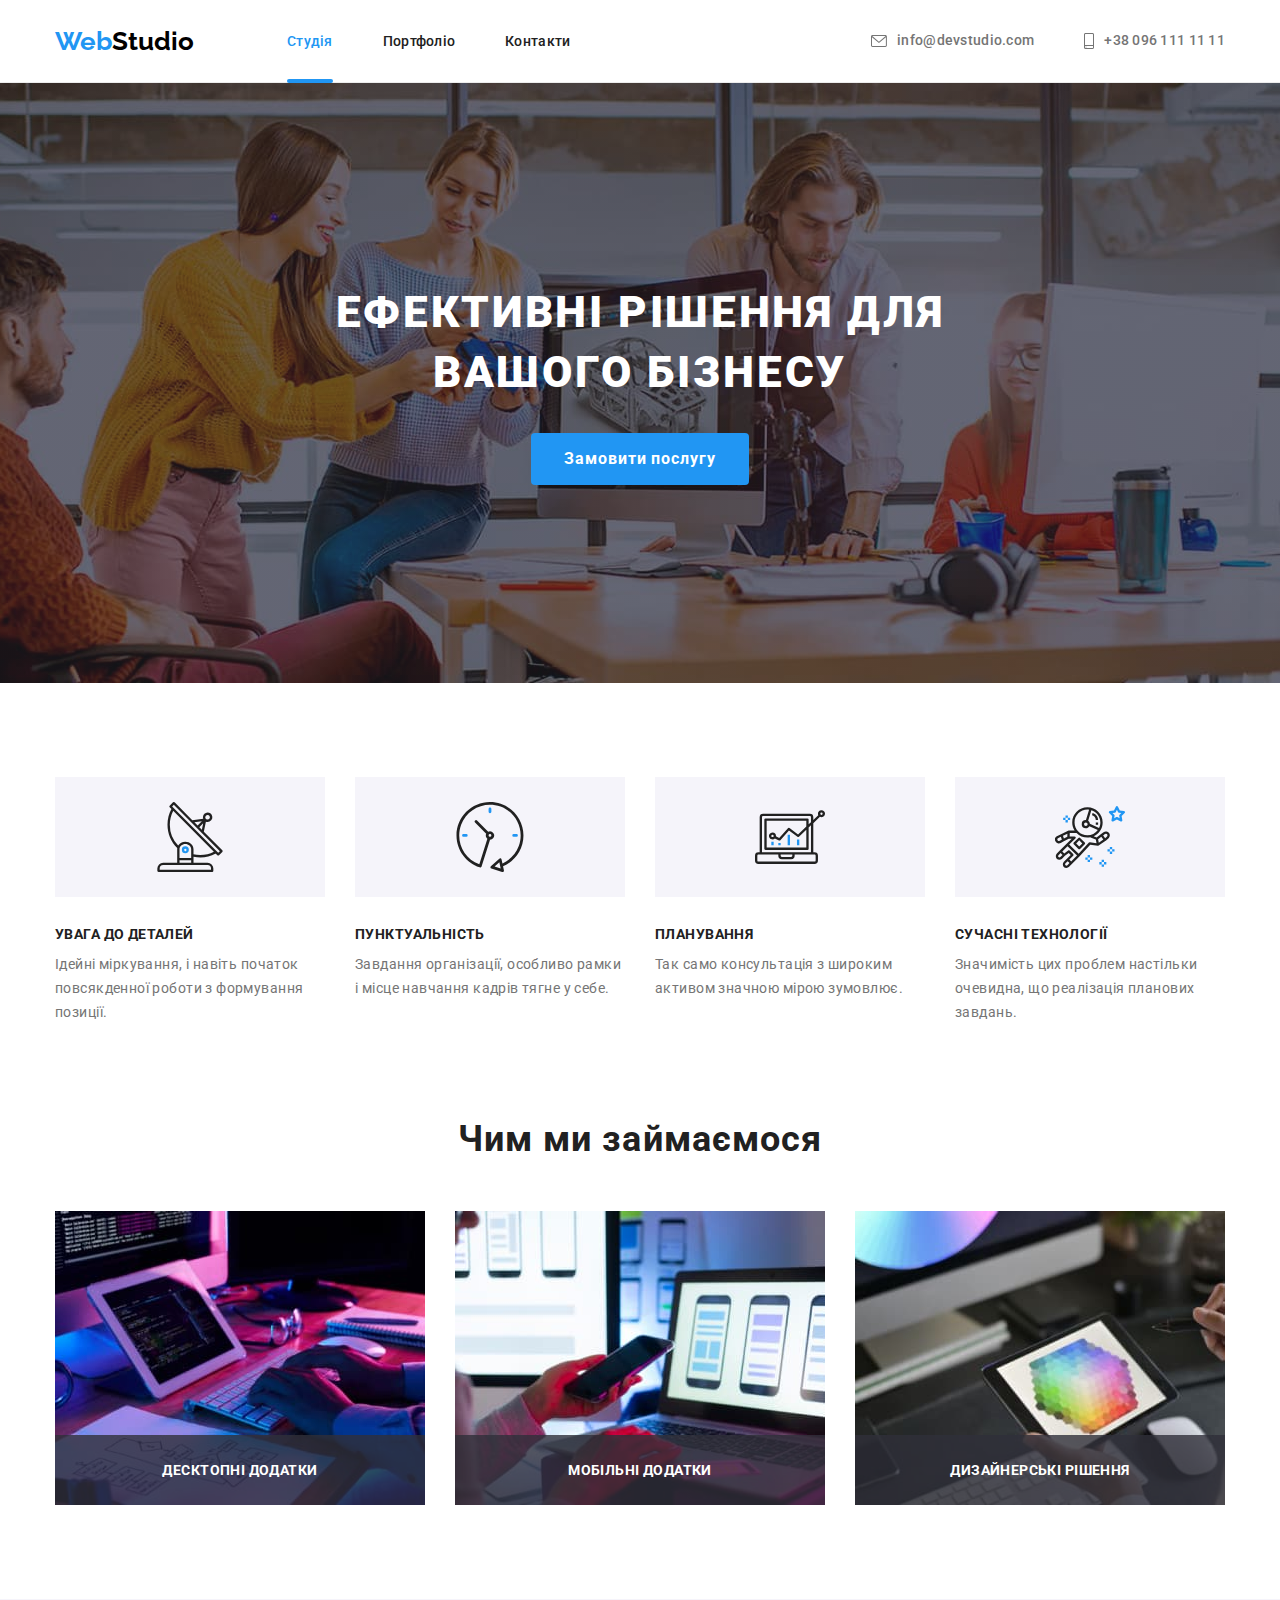
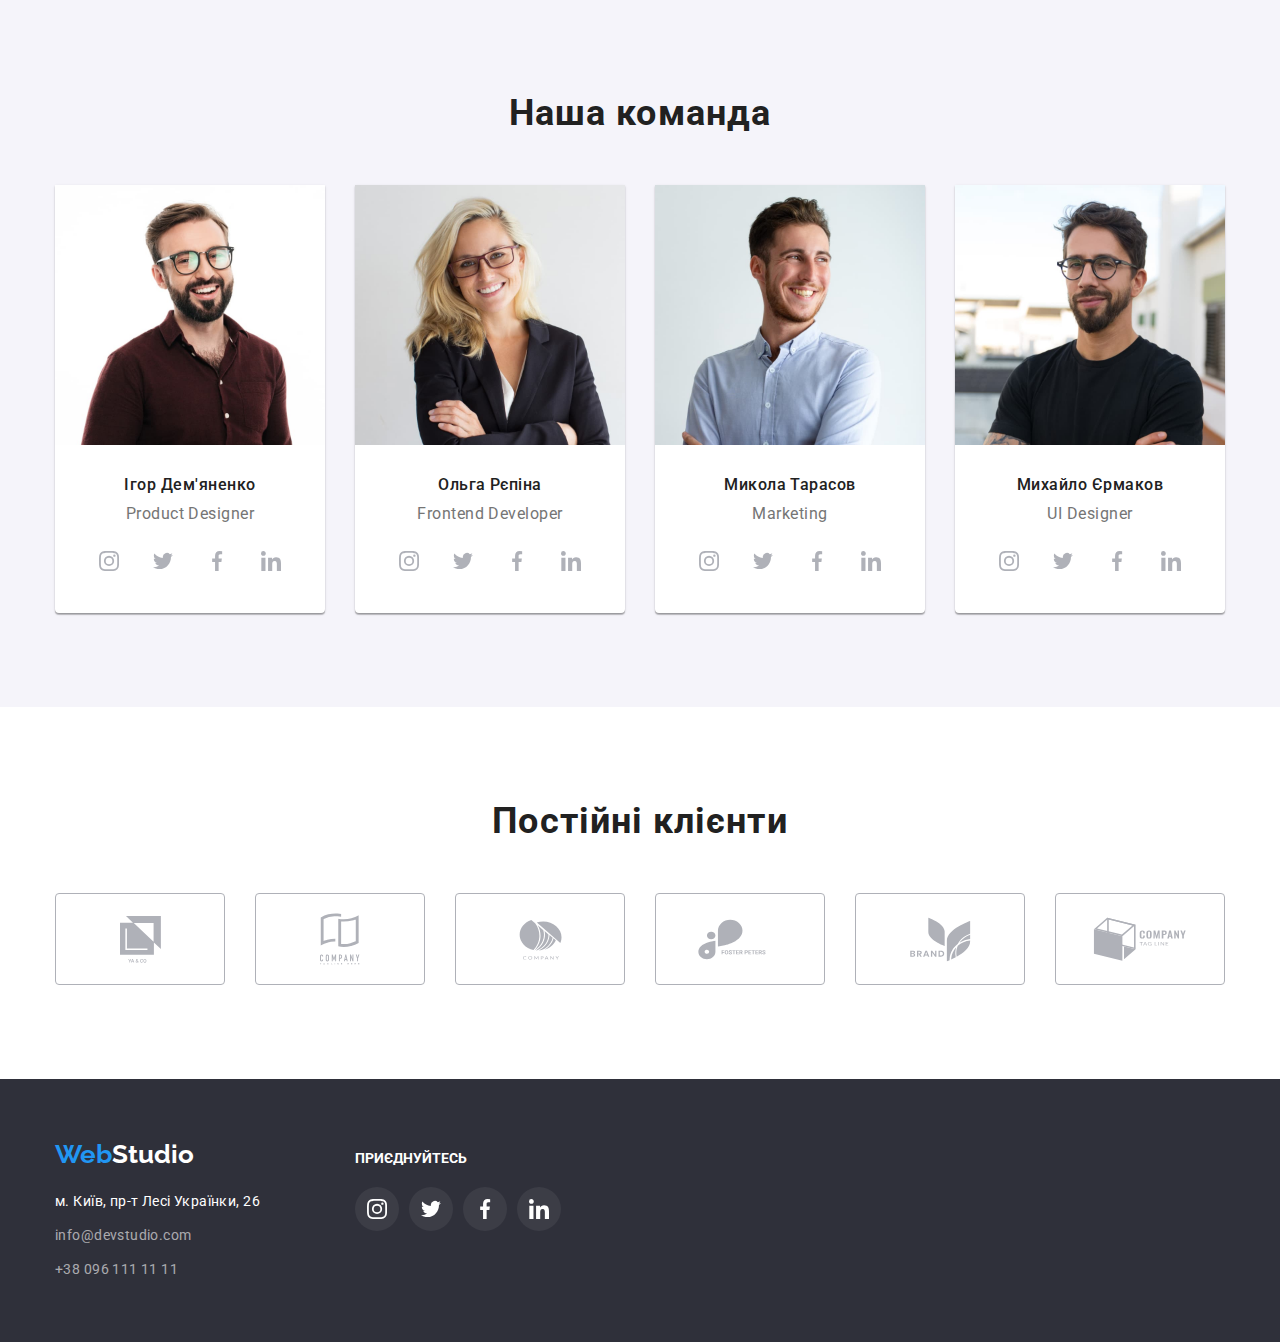
<file: index.html>
<!DOCTYPE html>
<html lang="uk">
  <head>
    <meta charset="UTF-8" />
    <meta http-equiv="X-UA-Compatible" content="IE=edge" />
    <meta name="viewport" content="width=device-width, initial-scale=1.0" />
    <title>Веб Студія</title>
    <link rel="preconnect" href="https://fonts.googleapis.com" />
    <link rel="preconnect" href="https://fonts.gstatic.com" crossorigin />
    <link
      rel="stylesheet"
      href="https://fonts.googleapis.com/css2?family=Raleway:wght@700&family=Roboto:wght@400;500;700;900&display=swap"
    />
    <link
      rel="stylesheet"
      href="https://cdnjs.cloudflare.com/ajax/libs/modern-normalize/1.1.0/modern-normalize.min.css"
    />
    <link rel="stylesheet" href="./css/styles.css" />
  </head>

  <body>
    <header class="page-header">
      <div class="header container">
        <nav class="nav-header">
          <div class="header-logo">
            <a lang="en" href="./index.html" class="logo"
              >Web<span class="header-studio-logo">Studio</span></a
            >
          </div>
          <ul class="nav-list">
            <li class="nav-list-item">
              <a href="#" class="link current">Студія</a>
            </li>
            <li class="nav-list-item">
              <a href="./portfolio.html" class="link">Портфоліо</a>
            </li>
            <li class="nav-list-item"><a href="#" class="link">Контакти</a></li>
          </ul>
        </nav>
        <ul class="header-contacts">
          <li>
            <a href="mailto:info@devstudio.com" class="header-link">
              <svg class="icon-link" width="16" height="12">
                <use href="./images/symbol-defs2.svg#icon-envelope1"></use></svg
              >info@devstudio.com</a
            >
          </li>
          <li>
            <a href="tel:+380961111111" class="header-link">
              <svg class="icon-link" width="10" height="16">
                <use href="./images/symbol-defs2.svg#icon-smartphone"></use>
              </svg>
              +38 096 111 11 11</a
            >
          </li>
        </ul>
      </div>
    </header>
    <main>
      <section class="hero">
        <h1 class="main-heading">Ефективні рішення для вашого бізнесу</h1>
        <button type="button" class="hero-btn" data-modal-open>
          Замовити послугу
        </button>
      </section>
      <section class="properties">
        <div class="properties-style container">
          <h2 class="hidden">Особливості</h2>

          <ul class="property-list">
            <li class="propery-item">
              <div class="property-icon">
                <svg width="70" height="70">
                  <use href="./images/symbol-defs2.svg#icon-antenna"></use>
                </svg>
              </div>
              <h3 class="property-title">УВАГА ДО ДЕТАЛЕЙ</h3>
              <p class="property-dscr">
                Ідейні міркування, і навіть початок повсякденної роботи з
                формування позиції.
              </p>
            </li>
            <li class="propery-item">
              <div class="property-icon">
                <svg width="70" height="70">
                  <use href="./images/symbol-defs2.svg#icon-clock"></use>
                </svg>
              </div>
              <h3 class="property-title">ПУНКТУАЛЬНІСТЬ</h3>
              <p class="property-dscr">
                Завдання організації, особливо рамки і місце навчання кадрів
                тягне у себе.
              </p>
            </li>
            <li class="propery-item">
              <div class="property-icon">
                <svg width="70" height="70">
                  <use href="./images/symbol-defs2.svg#icon-diagram"></use>
                </svg>
              </div>
              <h3 class="property-title">ПЛАНУВАННЯ</h3>
              <p class="property-dscr">
                Так само консультація з широким активом значною мірою зумовлює.
              </p>
            </li>
            <li class="propery-item">
              <div class="property-icon">
                <svg width="70" height="70">
                  <use href="./images/symbol-defs2.svg#icon-astronaut"></use>
                </svg>
              </div>
              <h3 class="property-title">СУЧАСНІ ТЕХНОЛОГІЇ</h3>
              <p class="property-dscr">
                Значимість цих проблем настільки очевидна, що реалізація
                планових завдань.
              </p>
            </li>
          </ul>
        </div>
      </section>
      <section class="whatwedo-section">
        <div class="whatwedo-styles container">
          <h2 class="whatwedo title">Чим ми займаємося</h2>
          <ul class="whatwedo-list">
            <li>
              <div class="whatwedo-dscr-wrap">
                <img
                  src="./images/img.what.we.do1.jpg"
                  alt="Розробник працюе над вебсайтом"
                  width="370"
                />
                <p class="whatwedo-dscr">Десктопні додатки</p>
              </div>
            </li>
            <li>
              <div class="whatwedo-dscr-wrap">
                <img
                  src="./images/img.what.we.do2.jpg"
                  alt="Розробник працює над додатком"
                  width="370"
                />
                <p class="whatwedo-dscr">Мобільні додатки</p>
              </div>
            </li>
            <li>
              <div class="whatwedo-dscr-wrap">
                <img
                  src="./images/img.wkhat.we.do3.jpg"
                  alt="Дизайнер обирає колір"
                  width="370"
                />
                <p class="whatwedo-dscr">Дизайнерські рішення</p>
              </div>
            </li>
          </ul>
        </div>
      </section>
      <section class="ourteam-section">
        <div class="ourteam-block container">
          <h2 class="ourteam title">Наша команда</h2>
          <ul class="ourteam-list">
            <li class="ourteam-item">
              <img
                src="./images/img.our.team1.jpg"
                alt="Ігор Дем'яненко"
                width="270"
              />
              <h3 class="name">Ігор Дем'яненко</h3>
              <p class="position" lang="en">Product Designer</p>
              <ul class="card-list">
                <li class="card-list-item">
                  <a
                    href="#"
                    target="_blank"
                    rel="noopener noreffer nofollow"
                    class="card-link"
                    ><svg class="icon-card" width="20" height="20">
                      <use
                        href="./images/symbol-defs2.svg#icon-instagram"
                      ></use></svg
                  ></a>
                </li>
                <li class="card-list-item">
                  <a
                    href="#"
                    target="_blank"
                    rel="noopener noreffer nofollow"
                    class="card-link"
                    ><svg class="icon-card" width="20" height="20">
                      <use
                        href="./images/symbol-defs2.svg#icon-twitter"
                      ></use></svg
                  ></a>
                </li>
                <li class="card-list-item">
                  <a
                    href="#"
                    target="_blank"
                    rel="noopener noreffer nofollow"
                    class="card-link"
                    ><svg class="icon-card" width="20" height="20">
                      <use
                        href="./images/symbol-defs2.svg#icon-facebook"
                      ></use></svg
                  ></a>
                </li>
                <li class="card-list-item">
                  <a
                    href="#"
                    target="_blank"
                    rel="noopener noreffer nofollow"
                    class="card-link"
                    ><svg class="icon-card" width="20" height="20">
                      <use
                        href="./images/symbol-defs2.svg#icon-linkedin"
                      ></use></svg
                  ></a>
                </li>
              </ul>
            </li>
            <li class="ourteam-item">
              <img
                src="./images/img.our.team2.jpg"
                alt="Ольга Рєпіна"
                width="270"
              />
              <h3 class="name">Ольга Рєпіна</h3>
              <p class="position" lang="en">Frontend Developer</p>
              <ul class="card-list">
                <li class="card-list-item">
                  <a
                    href="#"
                    target="_blank"
                    rel="noopener noreffer nofollow"
                    class="card-link"
                    ><svg class="icon-card" width="20" height="20">
                      <use
                        href="./images/symbol-defs2.svg#icon-instagram"
                      ></use></svg
                  ></a>
                </li>
                <li class="card-list-item">
                  <a
                    href="#"
                    target="_blank"
                    rel="noopener noreffer nofollow"
                    class="card-link"
                    ><svg class="icon-card" width="20" height="20">
                      <use
                        href="./images/symbol-defs2.svg#icon-twitter"
                      ></use></svg
                  ></a>
                </li>
                <li class="card-list-item">
                  <a
                    href="#"
                    target="_blank"
                    rel="noopener noreffer nofollow"
                    class="card-link"
                    ><svg class="icon-card" width="20" height="20">
                      <use
                        href="./images/symbol-defs2.svg#icon-facebook"
                      ></use></svg
                  ></a>
                </li>
                <li class="card-list-item">
                  <a
                    href="#"
                    target="_blank"
                    rel="noopener noreffer nofollow"
                    class="card-link"
                    ><svg class="icon-card" width="20" height="20">
                      <use
                        href="./images/symbol-defs2.svg#icon-linkedin"
                      ></use></svg
                  ></a>
                </li>
              </ul>
            </li>
            <li class="ourteam-item">
              <img
                src="./images/img.our.team3.jpg"
                alt="Микола Тарасов"
                width="270"
              />
              <h3 class="name">Микола Тарасов</h3>
              <p class="position" lang="en">Marketing</p>
              <ul class="card-list">
                <li class="card-list-item">
                  <a
                    href="#"
                    target="_blank"
                    rel="noopener noreffer nofollow"
                    class="card-link"
                    ><svg class="icon-card" width="20" height="20">
                      <use
                        href="./images/symbol-defs2.svg#icon-instagram"
                      ></use></svg
                  ></a>
                </li>
                <li class="card-list-item">
                  <a
                    href="#"
                    target="_blank"
                    rel="noopener noreffer nofollow"
                    class="card-link"
                    ><svg class="icon-card" width="20" height="20">
                      <use
                        href="./images/symbol-defs2.svg#icon-twitter"
                      ></use></svg
                  ></a>
                </li>
                <li class="card-list-item">
                  <a
                    href="#"
                    target="_blank"
                    rel="noopener noreffer nofollow"
                    class="card-link"
                    ><svg class="icon-card" width="20" height="20">
                      <use
                        href="./images/symbol-defs2.svg#icon-facebook"
                      ></use></svg
                  ></a>
                </li>
                <li class="card-list-item">
                  <a
                    href="#"
                    target="_blank"
                    rel="noopener noreffer nofollow"
                    class="card-link"
                    ><svg class="icon-card" width="20" height="20">
                      <use
                        href="./images/symbol-defs2.svg#icon-linkedin"
                      ></use></svg
                  ></a>
                </li>
              </ul>
            </li>
            <li class="ourteam-item">
              <img
                src="./images/img.our.team4.jpg"
                alt="Михайло Єрмаков"
                width="270"
              />
              <h3 class="name">Михайло Єрмаков</h3>
              <p class="position" lang="en">UI Designer</p>
              <ul class="card-list">
                <li class="card-list-item">
                  <a
                    href="#"
                    target="_blank"
                    rel="noopener noreffer nofollow"
                    class="card-link"
                    ><svg class="icon-card" width="20" height="20">
                      <use
                        href="./images/symbol-defs2.svg#icon-instagram"
                      ></use></svg
                  ></a>
                </li>
                <li class="card-list-item">
                  <a
                    href="#"
                    target="_blank"
                    rel="noopener noreffer nofollow"
                    class="card-link"
                    ><svg class="icon-card" width="20" height="20">
                      <use
                        href="./images/symbol-defs2.svg#icon-twitter"
                      ></use></svg
                  ></a>
                </li>
                <li class="card-list-item">
                  <a
                    href="#"
                    target="_blank"
                    rel="noopener noreffer nofollow"
                    class="card-link"
                    ><svg class="icon-card" width="20" height="20">
                      <use
                        href="./images/symbol-defs2.svg#icon-facebook"
                      ></use></svg
                  ></a>
                </li>
                <li class="card-list-item">
                  <a
                    href="#"
                    target="_blank"
                    rel="noopener noreffer nofollow"
                    class="card-link"
                    ><svg class="icon-card" width="20" height="20">
                      <use
                        href="./images/symbol-defs2.svg#icon-linkedin"
                      ></use></svg
                  ></a>
                </li>
              </ul>
            </li>
          </ul>
        </div>
      </section>
      <section class="our-clients">
        <div class="container">
          <h2 class="clients title">Постійні клієнти</h2>
          <ul class="clients-list">
            <li class="clients-list-item">
              <a
                href="#"
                target="_blank"
                rel="noopener noreffer nofollow"
                class="clients-link"
                ><svg class="icon-clients" width="41" height="47">
                  <use href="./images/symbol-defs2.svg#icon-group1"></use></svg
              ></a>
            </li>
            <li class="clients-list-item">
              <a
                href="#"
                target="_blank"
                rel="noopener noreffer nofollow"
                class="clients-link"
                ><svg class="icon-clients" width="40" height="52">
                  <use href="./images/symbol-defs2.svg#icon-group2"></use></svg
              ></a>
            </li>
            <li class="clients-list-item">
              <a
                href="#"
                target="_blank"
                rel="noopener noreffer nofollow"
                class="clients-link"
                ><svg class="icon-clients" width="43" height="41">
                  <use href="./images/symbol-defs2.svg#icon-group3"></use></svg
              ></a>
            </li>
            <li class="clients-list-item">
              <a
                href="#"
                target="_blank"
                rel="noopener noreffer nofollow"
                class="clients-link"
                ><svg class="icon-clients" width="84" height="41">
                  <use href="./images/symbol-defs2.svg#icon-group4"></use></svg
              ></a>
            </li>
            <li class="clients-list-item">
              <a
                href="#"
                target="_blank"
                rel="noopener noreffer nofollow"
                class="clients-link"
                ><svg class="icon-clients" width="63" height="45">
                  <use href="./images/symbol-defs2.svg#icon-group5"></use></svg
              ></a>
            </li>
            <li class="clients-list-item">
              <a
                href="#"
                target="_blank"
                rel="noopener noreffer nofollow"
                class="clients-link"
                ><svg class="icon-clients" width="94" height="44">
                  <use href="./images/symbol-defs2.svg#icon-group6"></use></svg
              ></a>
            </li>
          </ul>
        </div>
      </section>
    </main>
    <footer class="footer">
      <div class="footer-items container">
        <div class="footer-blocks-item">
          <div class="logo-footer">
            <a lang="en" href="./index.html" class="logo"
              >Web<span class="footer-studio-logo">Studio</span>
            </a>
          </div>
          <address class="adress">
            <ul class="adress-list">
              <li>
                <a
                  href="https://www.google.com/maps/place/Lesi+Ukrainky+Blvd,+26,+Kyiv,+Ukraine,+02000/@50.4265605,30.5364733,16.65z/data=!4m5!3m4!1s0x40d4cf0e033ecbe9:0x57a4dffefec77da0!8m2!3d50.4265807!4d30.5383858"
                  class="adress-link"
                  target="_blank"
                  rel="noreferrer noopener"
                  >м. Київ, пр-т Лесі Українки, 26
                </a>
              </li>
              <li>
                <a href="mailto:info@devstudio.com" class="footer-link"
                  >info@devstudio.com
                </a>
              </li>
              <li>
                <a href="tel:+380961111111" class="footer-link"
                  >+38 096 111 11 11
                </a>
              </li>
            </ul>
          </address>
        </div>
        <div class="footer-blocks-item">
          <p class="join-item">приєднуйтесь</p>
          <ul class="footer-social-list">
            <li class="social-item">
              <a
                href="#"
                target="_blank"
                rel="noopener noreffer nofollow"
                class="footer-social-link"
                ><svg class="icon-social" width="20" height="20">
                  <use
                    href="./images/symbol-defs2.svg#icon-instagram"
                  ></use></svg
              ></a>
            </li>
            <li class="social-item">
              <a
                href="#"
                target="_blank"
                rel="noopener noreffer nofollow"
                class="footer-social-link"
                ><svg class="icon-social" width="20" height="20">
                  <use href="./images/symbol-defs2.svg#icon-twitter"></use></svg
              ></a>
            </li>
            <li class="social-item">
              <a
                href="#"
                target="_blank"
                rel="noopener noreffer nofollow"
                class="footer-social-link"
                ><svg class="icon-social" width="20" height="20">
                  <use
                    href="./images/symbol-defs2.svg#icon-facebook"
                  ></use></svg
              ></a>
            </li>
            <li class="social-item">
              <a
                href="#"
                target="_blank"
                rel="noopener noreffer nofollow"
                class="footer-social-link"
                ><svg class="icon-social" width="20" height="20">
                  <use
                    href="./images/symbol-defs2.svg#icon-linkedin"
                  ></use></svg
              ></a>
            </li>
          </ul>
        </div>
      </div>
    </footer>
    <div class="backdrop is-hidden" data-modal>
      <div class="modal">
        <button type="button" class="btn-modal-close" data-modal-close>
          <svg
            class="icon-modal"
            width="11"
            height="11"
            fill="none"
            xmlns="http://www.w3.org/2000/svg"
          >
            <path
              d="M11 1.108 9.892 0 5.5 4.392 1.108 0 0 1.108 4.392 5.5 0 9.892 1.108 11 5.5 6.608 9.892 11 11 9.892 6.608 5.5 11 1.108Z"
              fill="#000"
            />
          </svg>
        </button>
      </div>
    </div>
    <script src="./js/modal.js"></script>
  </body>
</html>
</file>
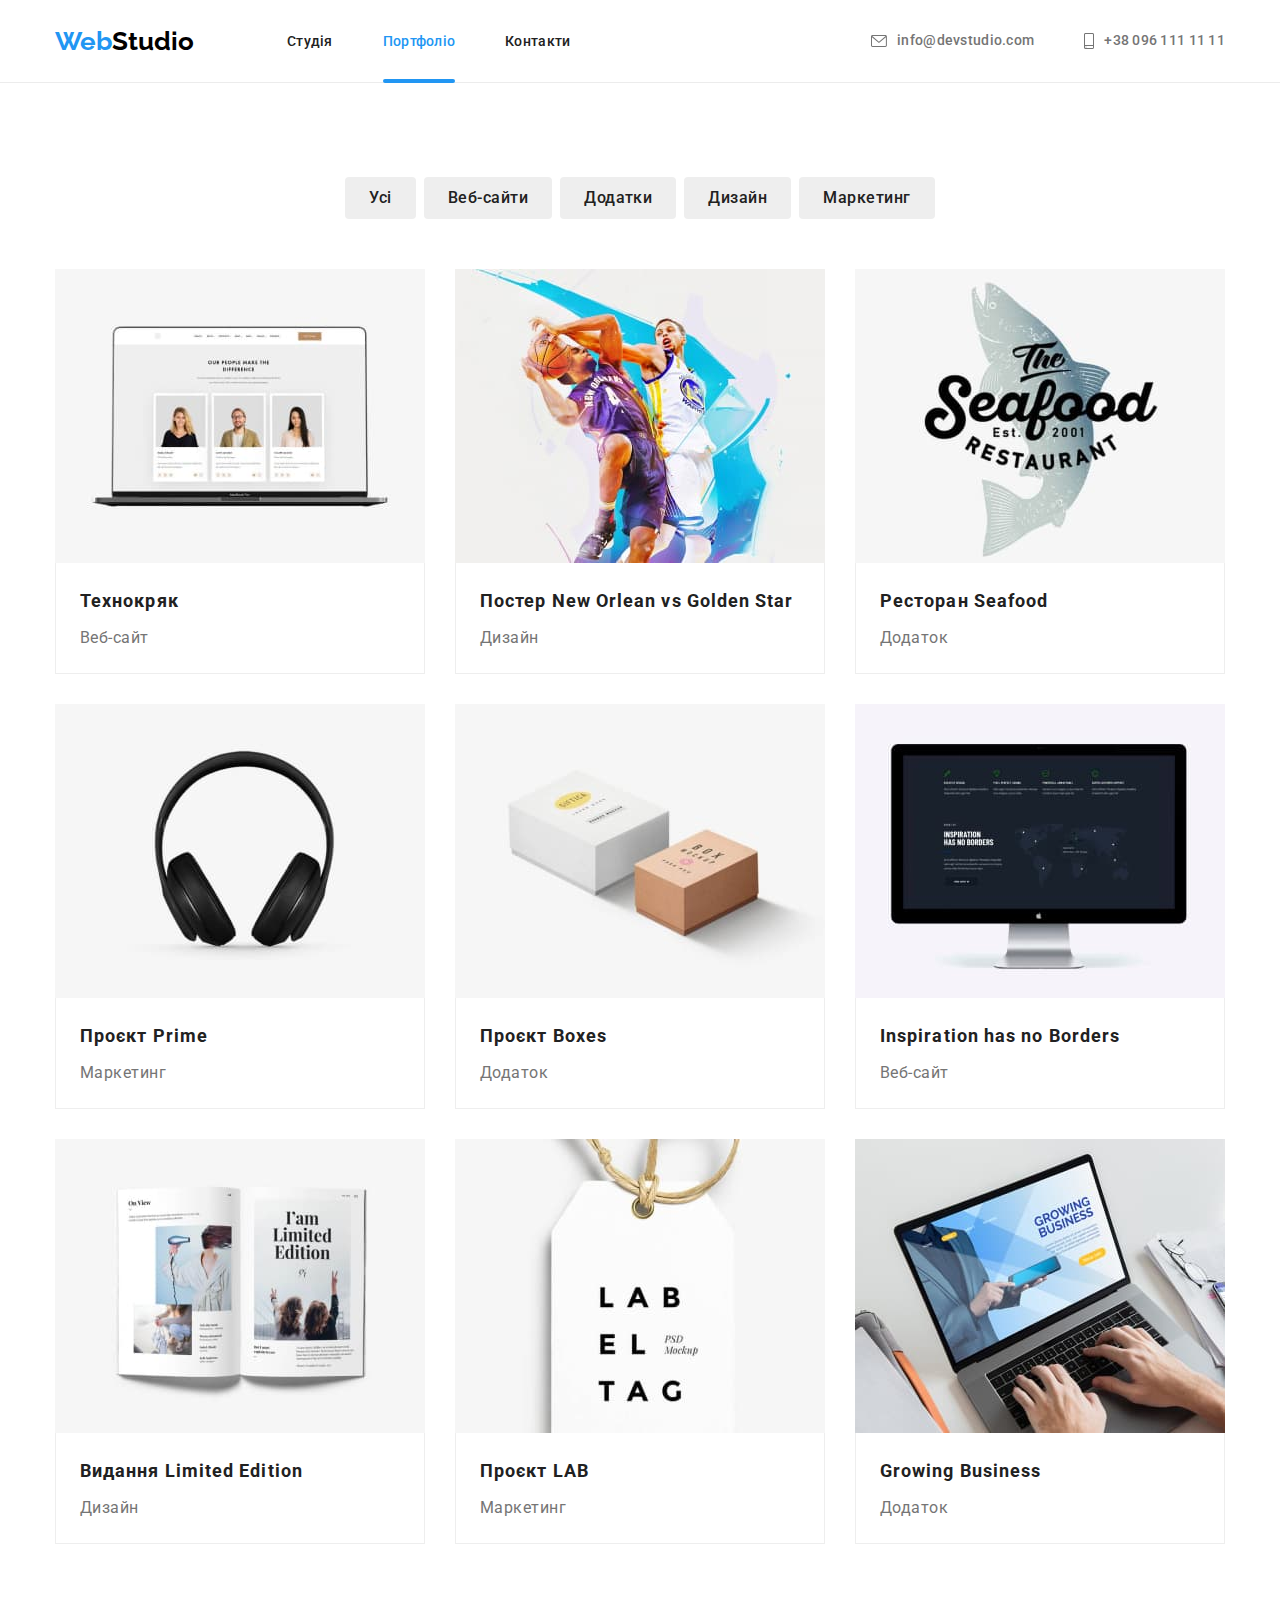
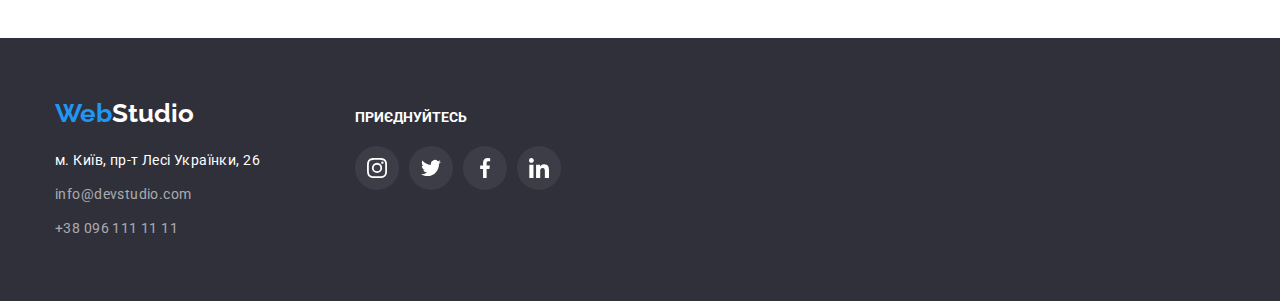
<file: portfolio.html>
<!DOCTYPE html>
<html lang="uk">
  <head>
    <meta charset="UTF-8" />
    <meta http-equiv="X-UA-Compatible" content="IE=edge" />
    <meta name="viewport" content="width=device-width, initial-scale=1.0" />
    <title>Портфоліо</title>
    <link rel="preconnect" href="https://fonts.googleapis.com" />
    <link rel="preconnect" href="https://fonts.gstatic.com" crossorigin />
    <link
      rel="stylesheet"
      href="https://fonts.googleapis.com/css2?family=Raleway:wght@700&family=Roboto:wght@400;500;700;900&display=swap"
    />
    <link
      rel="stylesheet"
      href="https://cdnjs.cloudflare.com/ajax/libs/modern-normalize/1.1.0/modern-normalize.min.css"
    />
    <link rel="stylesheet" href="./css/styles.css" />
  </head>
  <body>
    <header class="page-header">
      <div class="header container">
        <nav class="nav-header">
          <div class="header-logo">
            <a lang="en" href="./index.html" class="logo"
              >Web<span class="header-studio-logo">Studio</span></a
            >
          </div>
          <ul class="nav-list">
            <li><a href="./index.html" class="link">Студія</a></li>
            <li><a href="#" class="link current">Портфоліо</a></li>
            <li><a href="#" class="link">Контакти</a></li>
          </ul>
        </nav>
        <ul class="header-contacts">
          <li>
            <a href="mailto:info@devstudio.com" class="header-link"
              ><svg class="icon-link" width="16" height="12">
                <use href="./images/symbol-defs2.svg#icon-envelope1"></use></svg
              >info@devstudio.com</a
            >
          </li>
          <li>
            <a href="tel:+380961111111" class="header-link">
              <svg class="icon-link" width="10" height="16">
                <use
                  href="./images/symbol-defs2.svg#icon-smartphone"
                ></use></svg
              >+38 096 111 11 11</a
            >
          </li>
        </ul>
      </div>
    </header>
    <main class="portfolio-main">
      <section class="portfolio-sectiion">
        <div class="portfolio-container container">
          <h1 class="filter-title hidden">Портфоліо</h1>
          <ul class="filer-btn-list">
            <li><button class="filter-btn" type="button">Усі</button></li>
            <li><button class="filter-btn" type="button">Веб-сайти</button></li>
            <li><button class="filter-btn" type="button">Додатки</button></li>
            <li><button class="filter-btn" type="button">Дизайн</button></li>
            <li><button class="filter-btn" type="button">Маркетинг</button></li>
          </ul>
          <ul class="filter-list">
            <li>
              <a href="" class="portfolio-card-link">
                <div class="product-thumb">
                  <img
                    src="./images/img-portfolio1.jpg"
                    alt="Our people make the difference"
                    width="370"
                  />
                  <p class="product-dscr">
                    Ресурс пропонує комплексні пропозиції з різним рівнем
                    функціоналу та сервісів. Все це дозволить відвідувачу
                    отримати вичерпні відомості про компанію чи приватну особу.
                  </p>
                </div>

                <div class="card-border">
                  <h2 class="filter-item">Технокряк</h2>
                  <p class="item-dscr">Веб-сайт</p>
                </div>
              </a>
            </li>
            <li>
              <a href="" class="portfolio-card-link">
                <div class="product-thumb">
                  <img
                    src="./images/img-portfolio2.jpg"
                    alt="Постер New Orlean vs Golden Star"
                    width="370"
                  />
                  <p class="product-dscr">
                    Ресурс пропонує комплексні пропозиції з різним рівнем
                    функціоналу та сервісів. Все це дозволить відвідувачу
                    отримати вичерпні відомості про компанію чи приватну особу.
                  </p>
                </div>
                <div class="card-border">
                  <h2 class="filter-item">
                    Постер <span lang="en">New Orlean vs Golden Star</span>
                  </h2>
                  <p class="item-dscr">Дизайн</p>
                </div>
              </a>
            </li>
            <li>
              <a href="" class="portfolio-card-link">
                <div class="product-thumb">
                  <img
                    src="./images/img-portfolio3.jpg"
                    alt="APP Ресторан Seafood"
                    width="370"
                  />
                  <p class="product-dscr">
                    Ресурс пропонує комплексні пропозиції з різним рівнем
                    функціоналу та сервісів. Все це дозволить відвідувачу
                    отримати вичерпні відомості про компанію чи приватну особу.
                  </p>
                </div>
                <div class="card-border">
                  <h2 class="filter-item">
                    Ресторан <span lang="en">Seafood</span>
                  </h2>
                  <p class="item-dscr">Додаток</p>
                </div>
              </a>
            </li>
            <li>
              <a href="" class="portfolio-card-link">
                <div class="product-thumb">
                  <img
                    src="./images/img-portfolio4.jpg"
                    alt="Проєкт Prime"
                    width="370"
                  />
                  <p class="product-dscr">
                    Ресурс пропонує комплексні пропозиції з різним рівнем
                    функціоналу та сервісів. Все це дозволить відвідувачу
                    отримати вичерпні відомості про компанію чи приватну особу.
                  </p>
                </div>
                <div class="card-border">
                  <h2 class="filter-item">
                    Проєкт <span lang="en">Prime</span>
                  </h2>
                  <p class="item-dscr">Маркетинг</p>
                </div>
              </a>
            </li>
            <li>
              <a href="" class="portfolio-card-link">
                <div class="product-thumb">
                  <img
                    src="./images/img-portfolio5.jpg"
                    alt="Проєкт Boxes"
                    width="370"
                  />
                  <p class="product-dscr">
                    Ресурс пропонує комплексні пропозиції з різним рівнем
                    функціоналу та сервісів. Все це дозволить відвідувачу
                    отримати вичерпні відомості про компанію чи приватну особу.
                  </p>
                </div>
                <div class="card-border">
                  <h2 class="filter-item">
                    Проєкт <span lang="en">Boxes</span>
                  </h2>
                  <p class="item-dscr">Додаток</p>
                </div>
              </a>
            </li>
            <li>
              <a href="" class="portfolio-card-link">
                <div class="product-thumb">
                  <img
                    src="./images/img-portfolio6.jpg"
                    alt="Веб-сайт Inspiration has no Borders"
                    width="370"
                  />
                  <p class="product-dscr">
                    Ресурс пропонує комплексні пропозиції з різним рівнем
                    функціоналу та сервісів. Все це дозволить відвідувачу
                    отримати вичерпні відомості про компанію чи приватну особу.
                  </p>
                </div>
                <div class="card-border">
                  <h2 class="filter-item">
                    <span lang="en">Inspiration has no Borders</span>
                  </h2>
                  <p class="item-dscr">Веб-сайт</p>
                </div>
              </a>
            </li>
            <li>
              <a href="" class="portfolio-card-link">
                <div class="product-thumb">
                  <img
                    src="./images/img-portfolio7.jpg"
                    alt="Дизайн Видання Limited Edition"
                    width="370"
                  />
                  <p class="product-dscr">
                    Ресурс пропонує комплексні пропозиції з різним рівнем
                    функціоналу та сервісів. Все це дозволить відвідувачу
                    отримати вичерпні відомості про компанію чи приватну особу.
                  </p>
                </div>

                <div class="card-border">
                  <h2 class="filter-item">
                    Видання <span lang="en">Limited Edition</span>
                  </h2>
                  <p class="item-dscr">Дизайн</p>
                </div>
              </a>
            </li>
            <li>
              <a href="" class="portfolio-card-link">
                <div class="product-thumb">
                  <img
                    src="./images/img-portfolio8.jpg"
                    alt="Проєкт LAB"
                    width="370"
                  />
                  <p class="product-dscr">
                    Ресурс пропонує комплексні пропозиції з різним рівнем
                    функціоналу та сервісів. Все це дозволить відвідувачу
                    отримати вичерпні відомості про компанію чи приватну особу.
                  </p>
                </div>
                <div class="card-border">
                  <h2 class="filter-item">
                    Проєкт <span lang="en"> LAB</span>
                  </h2>
                  <p class="item-dscr">Маркетинг</p>
                </div>
              </a>
            </li>
            <li>
              <a href="" class="portfolio-card-link">
                <div class="product-thumb">
                  <img
                    src="./images/img-portfolio9.jpg"
                    alt="Додаток Growing Business"
                    width="370"
                  />
                  <p class="product-dscr">
                    Ресурс пропонує комплексні пропозиції з різним рівнем
                    функціоналу та сервісів. Все це дозволить відвідувачу
                    отримати вичерпні відомості про компанію чи приватну особу.
                  </p>
                </div>
                <div class="card-border">
                  <h2 class="filter-item">
                    <span lang="en">Growing Business</span>
                  </h2>
                  <p class="item-dscr">Додаток</p>
                </div>
              </a>
            </li>
          </ul>
        </div>
      </section>
    </main>
    <footer class="footer">
      <div class="footer-items container">
        <div class="footer-blocks-item">
          <div class="logo-footer">
            <a lang="en" href="./index.html" class="logo"
              >Web<span class="footer-studio-logo">Studio</span>
            </a>
          </div>
          <address class="adress">
            <ul class="adress-list">
              <li>
                <a
                  href="https://www.google.com/maps/place/Lesi+Ukrainky+Blvd,+26,+Kyiv,+Ukraine,+02000/@50.4265605,30.5364733,16.65z/data=!4m5!3m4!1s0x40d4cf0e033ecbe9:0x57a4dffefec77da0!8m2!3d50.4265807!4d30.5383858"
                  class="adress-link"
                  target="_blank"
                  rel="noreferrer noopener"
                  >м. Київ, пр-т Лесі Українки, 26
                </a>
              </li>
              <li>
                <a href="mailto:info@devstudio.com" class="footer-link"
                  >info@devstudio.com
                </a>
              </li>
              <li>
                <a href="tel:+380961111111" class="footer-link"
                  >+38 096 111 11 11
                </a>
              </li>
            </ul>
          </address>
        </div>
        <div class="footer-blocks-item">
          <p class="join-item">приєднуйтесь</p>
          <ul class="footer-social-list">
            <li class="social-item">
              <a
                href="#"
                target="_blank"
                rel="noopener noreffer nofollow"
                class="footer-social-link"
                ><svg class="icon-social" width="20" height="20">
                  <use
                    href="./images/symbol-defs2.svg#icon-instagram"
                  ></use></svg
              ></a>
            </li>
            <li class="social-item">
              <a
                href="#"
                target="_blank"
                rel="noopener noreffer nofollow"
                class="footer-social-link"
                ><svg class="icon-social" width="20" height="20">
                  <use href="./images/symbol-defs2.svg#icon-twitter"></use></svg
              ></a>
            </li>
            <li class="social-item">
              <a
                href="#"
                target="_blank"
                rel="noopener noreffer nofollow"
                class="footer-social-link"
                ><svg class="icon-social" width="20" height="20">
                  <use
                    href="./images/symbol-defs2.svg#icon-facebook"
                  ></use></svg
              ></a>
            </li>
            <li class="social-item">
              <a
                href="#"
                target="_blank"
                rel="noopener noreffer nofollow"
                class="footer-social-link"
                ><svg class="icon-social" width="20" height="20">
                  <use
                    href="./images/symbol-defs2.svg#icon-linkedin"
                  ></use></svg
              ></a>
            </li>
          </ul>
        </div>
      </div>
    </footer>
  </body>
</html>
</file>
<file: css/styles.css>
/* #FFFFFF main-white */
/* #2196F3  main-blue*/
/* #212121  title-black*/
/* #757575  primery-text-color*/
/* #EEEEEE btns-grey */
/* #F5F4FA ourteam-background */
/* #000000 logo-black */
/* #2F303A footer-hero-bckgrnd-blck */
:root {
    --primery-text-color: #757575;
    --title-black-color: #212121;
    --main-white-coloor: #FFFFFF;
    --main-blue-color: #2196F3;
    --logo-black-color: #000000;
    --footer-hero-background-color: #2F303A;
    --ourteam-background-color: #F5F4FA;
    --buttons-grey-color: #EEEEEE;
    --footer-link-color: rgba(255, 255, 255, 0.6);
    --header-border-line: #ECECEC;
    --filter-background-color: #F5F5F5
}

body {
    font-family: 'Roboto', sans-serif;
    background-color: var(--main-white-coloor);
    color: var(--primery-text-color);
}

ul {
    list-style: none;
    padding-left: 0;
}

h1,
h2,
h3,
h4,
h5,
h6,
p,
ul {
    margin: 0;
}

.container {
    width: 1200px;
    padding-left: 15px;
    padding-right: 15px;
    margin-right: auto;
    margin-left: auto;
}

.page-header {
    border-bottom: 1px solid var(--header-border-line);
    align-items: center;
}

.header {
    display: flex;
    align-items: center;
    justify-content: space-between;
}

.header-logo {
    margin-right: 93px;
    display: flex;
    align-items: center;

}

.header-studio-logo {
    transition: color 250ms cubic-bezier(0.4, 0, 0.2, 1);
}

.header-studio-logo {
    color: var(--logo-black-color);
}

.nav-header {
    display: flex;
}

.nav-list {
    display: flex;
    align-items: center;
}

.link {
    display: block;
    padding: 35px 0 35px 0;
}

.nav-list li:not(:first-child) {
    margin-left: 50px;

}

.header-contacts {
    display: flex;

}

.header-contacts li:not(:first-child) {
    margin-left: 50px;

}

.logo {
    font-family: 'Raleway', sans-serif;
    font-weight: 700;
    font-size: 26px;
    line-height: 1.19;
    text-decoration: none;
    color: var(--main-blue-color);
    transition: color 250ms cubic-bezier(0.4, 0, 0.2, 1);
    ;

}


.logo:hover .header-studio-logo,
.logo:focus .header-studio-logo {
    color: var(--main-blue-color);
}




.nav-list .link.current {
    position: relative;
    color: var(--main-blue-color);
}

.nav-list .link {
    font-family: 'Roboto', sans-serif;
    font-style: normal;
    font-weight: 500;
    font-size: 14px;
    line-height: 0.88;
    letter-spacing: 0.02em;
    color: var(--title-black-color);
    text-decoration: none;
    transition: color 250ms cubic-bezier(0.4, 0, 0.2, 1);
    ;
}

.link:hover,
.link:focus {
    color: var(--main-blue-color);
}


.nav-list .link.current::after {
    content: '';
    position: absolute;
    display: inline-block;
    bottom: -1px;
    left: 0;
    width: 100%;
    height: 4px;
    border-radius: 2px;
    background-color: var(--main-blue-color);

}

.header-contacts .header-link {
    font-family: 'Roboto', sans-serif;
    font-style: normal;
    font-weight: 500;
    display: flex;
    align-items: center;
    font-size: 14px;
    line-height: 1.14;
    letter-spacing: 0.02em;
    color: var(--primery-text-color);
    text-decoration: none;
    transition: color 250ms cubic-bezier(0.4, 0, 0.2, 1);
}

.header-link:hover,
.header-link:focus {
    color: var(--main-blue-color);
}

.icon-link {
    margin-right: 10px;
    fill: currentColor;
}


/* hero section */
.hero {
    background-color: #C4C4C4;
    text-align: center;
    padding: 200px 0 200px 0;
    background-image: linear-gradient(to right, rgba(47, 48, 58, 0.4), rgba(47, 48, 58, 0.4)), url(../images/background.img.jpg);
    height: 600px;
    max-width: 1600px;
    margin-left: auto;
    margin-right: auto;
    background-size: cover;
    background-position: center;
    background-repeat: no-repeat;
}

.main-heading {
    font-family: 'Roboto', sans-serif;
    font-style: normal;
    font-weight: 900;
    font-size: 44px;
    line-height: 1.36;

    letter-spacing: 0.06em;
    text-transform: uppercase;
    color: var(--main-white-coloor);
    margin-bottom: 30px;
    margin-left: auto;
    margin-right: auto;

    max-width: 696px;
}

.hero-btn {
    background-color: var(--main-blue-color);
    font-family: 'Roboto', sans-serif;
    font-style: normal;
    font-weight: 700;
    font-size: 16px;
    line-height: 1.88;
    align-items: center;
    text-align: center;
    letter-spacing: 0.06em;
    color: var(--main-white-coloor);
    cursor: pointer;

    border: 1px solid transparent;
    border-radius: 4px;
    display: inline-block;
    padding: 10px 32px;
    min-width: 216px;
}

.hero-btn:hover,
.hero-btn:focus {
    box-shadow: 0px 4px 4px rgba(0, 0, 0, 0.15);
}

.hero-btn:active {
    background-color: #188CE8;
}

/* section особливості */
.hidden {
    position: absolute;
    width: 1px;
    height: 1px;
    margin: -1px;
    border: 0;
    padding: 0;

    white-space: nowrap;
    clip-path: inset(100%);
    clip: rect(0 0 0 0);
    overflow: hidden;
}

.properties {

    padding: 94px 0 94px 0;

}

.property-list {
    display: flex;
    gap: 30px;
}

.property-icon {
    display: flex;
    width: 270px;
    height: 120px;
    background-color: var(--ourteam-background-color);
    justify-content: center;
    align-items: center;
    margin-bottom: 30px;
}

.property-item {
    max-width: 270px;
}

.property-title {
    font-family: 'Roboto', sans-serif;
    font-style: normal;
    font-weight: 700;
    font-size: 14px;
    line-height: 1.14;
    letter-spacing: 0.03em;
    text-transform: uppercase;
    color: var(--title-black-color);
    margin-bottom: 10px;
}

.property-dscr {
    font-size: 14px;
    line-height: 1.71;
    letter-spacing: 0.03em;
}

/* section Чим ми займаємося */
.whatwedo-section {
    padding-top: 0;
    padding-bottom: 94px;

}

.title {
    font-family: 'Roboto', sans-serif;
    font-style: normal;
    font-weight: 700;
    font-size: 36px;
    line-height: 1.166;
    text-align: center;
    letter-spacing: 0.03em;
    color: var(--title-black-color);
    margin-bottom: 50px;
}



.whatwedo-list {
    display: flex;
    justify-content: space-between;
    gap: 30px;
}

.whatwedo-dscr-wrap {
    position: relative;
}

.whatwedo-list img {
    display: block;

}

.whatwedo-dscr {
    position: absolute;
    bottom: 0;
    left: 0;
    width: 100%;
    height: 70px;
    display: flex;
    justify-content: center;
    align-items: center;
    text-transform: uppercase;
    font-family: 'Roboto', sans-serif;
    font-weight: 700;
    font-size: 14px;
    line-height: 1.17;
    letter-spacing: 0.03em;
    background-color: rgba(47, 48, 58, 0.8);
    color: var(--main-white-coloor);
}

/* section Наша команда */
.ourteam-section {
    padding: 94px 0 94px 0;
    background-color: var(--ourteam-background-color);
}



.ourteam-list {
    display: flex;
    justify-content: space-between;
    gap: 30px;

}

.ourteam-item {
    background: #FFFFFF;
    box-shadow: 0px 2px 1px rgba(0, 0, 0, 0.2), 0px 1px 1px rgba(0, 0, 0, 0.14), 0px 1px 3px rgba(0, 0, 0, 0.12);
    border-radius: 0px 0px 4px 4px;

}

.ourteam-item img {
    display: block;
    margin-bottom: 30px;
}


.name {
    font-family: 'Roboto', sans-serif;
    font-style: normal;
    font-weight: 500;
    font-size: 16px;
    line-height: 1.19;
    letter-spacing: 0.03em;
    color: var(--title-black-color);
    text-align: center;
    margin-bottom: 10px;
}

.position {
    font-size: 16px;
    line-height: 1.19;
    letter-spacing: 0.03em;
    text-align: center;
    margin-bottom: 16px;
}

.card-list {
    display: flex;
    justify-content: center;
    gap: 10px;
    margin-bottom: 30px;
}


.card-list-item {
    width: 44px;
    height: 44px;
}

.card-link {
    fill: currentColor;
}

.card-link {
    display: flex;
    justify-content: center;
    align-items: center;
    width: 100%;
    height: 100%;
    color: #AFB1B8;
    border-radius: 50%;
    transition: background-color 250ms cubic-bezier(0.4, 0, 0.2, 1), color 250ms cubic-bezier(0.4, 0, 0.2, 1);
}

.card-link:hover,
.card-link:focus {
    background-color: var(--main-blue-color);
    color: var(--main-white-coloor);

}

/* our clients */
.our-clients {
    padding-top: 94px;
    padding-bottom: 94px;
}

.clients-list {
    display: flex;
    justify-content: center;
    gap: 30px;
}

.clients-list-item {
    width: 170px;
    height: 92px;

}

.clients-link {
    display: flex;
    color: #AFB1B8;
    border: 1px solid #AFB1B8;
    border-radius: 4px;
    justify-content: center;
    align-items: center;
    width: 100%;
    height: 100%;
    transition: color 250ms cubic-bezier(0.4, 0, 0.2, 1), border-color 250ms cubic-bezier(0.4, 0, 0.2, 1);
}

.icon-clients {
    fill: currentColor;
}

.clients-link:hover,
.clients-link:focus {
    color: var(--main-blue-color);
    border-color: var(--main-blue-color);
}



/* footer */
.footer-items {
    display: flex;
    justify-content: flex-start;
    align-items: baseline;
    gap: 95px;
}

.join-item {
    font-size: 14px;
    font-weight: 700;
    line-height: 1.14;
    text-transform: uppercase;
    color: var(--main-white-coloor);
    margin-bottom: 20px;
}

.footer-social-list {
    display: flex;
    justify-content: flex-start;
    gap: 10px;
}

.social-item {
    width: 44px;
    height: 44px;
}

.footer-social-link {
    display: flex;
    justify-content: center;
    align-items: center;
    color: var(--main-white-coloor);
    width: 100%;
    height: 100%;
    border-radius: 50%;
    background-color: #FFFFFF10;
    transition: background-color 250ms cubic-bezier(0.4, 0, 0.2, 1);
}

.footer-social-link:hover,
.footer-social-link:focus {
    background-color: var(--main-blue-color);
}

.icon-social {
    fill: currentColor;
}

.logo:hover .footer-studio-logo,
.logo:focus .footer-studio-logo {
    color: var(--main-blue-color);
}

.footer {
    background-color: var(--footer-hero-background-color);
    padding: 60px 0 60px 0;
}

.footer-studio-logo {
    color: var(--main-white-coloor);
    transition: color 250ms cubic-bezier(0.4, 0, 0.2, 1);

}

.logo-footer {
    margin-bottom: 20px;
}

.adress-link {
    font-family: 'Roboto', sans-serif;
    font-style: normal;
    font-size: 14px;
    line-height: 1.71;
    letter-spacing: 0.03em;
    color: var(--main-white-coloor);
    text-decoration: none;
    transition: color 250ms cubic-bezier(0.4, 0, 0.2, 1);
}

.adress-list li:not(:last-child) {
    margin-bottom: 10px;
}

.adress-link:hover,
.adress-link:focus {
    color: var(--main-blue-color);
}

.footer-link {
    font-family: 'Roboto', sans-serif;
    font-style: normal;
    font-size: 14px;
    line-height: 1.71;
    letter-spacing: 0.03em;
    color: var(--footer-link-color);
    text-decoration: none;
    transition: color 250ms cubic-bezier(0.4, 0, 0.2, 1);
}

.footer-link:hover,
.footer-link:focus {
    color: var(--main-blue-color);
}

/* filter section */



.portfolio-sectiion {
    padding-top: 94px;
    padding-bottom: 94px;
}

.filer-btn-list {
    display: flex;
    justify-content: center;

    gap: 8px;
    margin-bottom: 50px;
}

.filter-btn {
    font-family: 'Roboto', sans-serif;
    font-style: normal;
    font-weight: 500;
    font-size: 16px;
    line-height: 1.62;
    text-align: center;
    letter-spacing: 0.03em;
    color: var(--title-black-color);
    background-color: var(--buttons-grey-color);
    cursor: pointer;
    border-color: transparent;
    padding: 6px 22px 6px 22px;
    border-radius: 4px;
    box-shadow: none;
    transition: background-color 250ms cubic-bezier(0.4, 0, 0.2, 1), color 250ms cubic-bezier(0.4, 0, 0.2, 1), box-shadow 250ms cubic-bezier(0.4, 0, 0.2, 1);
}

.filter-btn:hover,
.filter-btn:focus {
    background-color: var(--main-blue-color);
    color: var(--main-white-coloor);
    box-shadow: 0px 2px 2px rgba(0, 0, 0, 0.12), 0px 1px 2px rgba(0, 0, 0, 0.08), 0px 3px 1px rgba(0, 0, 0, 0.1);
}

.filter-list {
    display: flex;
    flex-wrap: wrap;


}

.filter-list li {


    margin-right: 30px;
    margin-bottom: 30px;
    width: 370px;
}


.filter-list li:nth-child(3n) {
    margin-right: 0;
}

.filter-list li:nth-last-child(-n+3) {
    margin-bottom: 0;
}

.filter-list img {
    display: block;
}

.filter-item {
    font-family: 'Roboto', sans-serif;
    font-style: normal;
    font-weight: 700;
    font-size: 18px;
    line-height: 2;
    letter-spacing: 0.06em;
    color: var(--title-black-color);
}

.card-border {
    background: #FFFFFF;
    border-left: 1px solid #EEEEEE;
    border-bottom: 1px solid #EEEEEE;
    border-right: 1px solid #EEEEEE;
    padding: 20px 24px 20px 24px;

}

.portfolio-card-link {
    display: block;
    text-decoration: none;
    box-shadow: none;
    transition: box-shadow 250ms cubic-bezier(0.4, 0, 0.2, 1);

}

.portfolio-card-link:hover,
.portfolio-card-link:focus {
    box-shadow: 1px 4px 6px rgba(0, 0, 0, 0.16), 0px 4px 4px rgba(0, 0, 0, 0.06), 0px 1px 1px rgba(0, 0, 0, 0.12);


}

.product-thumb {
    position: relative;
    overflow: hidden;
}

.product-dscr {
    position: absolute;
    display: inline-block;
    top: 0;
    left: 0;
    transform: translateY(100%);
    width: 100%;
    height: 100%;
    background-color: rgba(33, 150, 243, 0.9);
    font-family: 'Roboto', sans-serif;
    font-weight: 400;
    font-size: 18px;
    line-height: 1.56;
    letter-spacing: 0.03em;
    color: rgba(255, 255, 255, 1);
    padding: 63px 24px;
    transition: transform 250ms cubic-bezier(0.4, 0, 0.2, 1);
}



.portfolio-card-link:hover .product-dscr {
    transform: translateY(0);
}

.item-dscr {
    font-family: 'Roboto', sans-serif;
    font-style: normal;
    font-size: 16px;
    line-height: 1.88;
    letter-spacing: 0.03em;
    color: var(--primery-text-color);
    margin-top: 4px;
}

.backdrop {
    position: fixed;
    top: 0;
    left: 0;
    width: 100%;
    height: 100%;
    background-color: rgba(0, 0, 0, 0.2);
    opacity: 1;
    transition: opacity 250ms cubic-bezier(0.4, 0, 0.2, 1);
}

.modal {
    position: absolute;
    top: 50%;
    left: 50%;
    min-width: 528px;
    min-height: 581px;
    border-radius: 4px;
    background-color: rgba(255, 255, 255, 1);
    transform: translate(-50%, -50%);
    transition: transform 250ms cubic-bezier(0.4, 0, 0.2, 1);


}

.backdrop.is-hidden .modal {
    transform: translate(-50%, 100%);
}

.backdrop.is-hidden {
    opacity: 0;
    pointer-events: none;
}

.btn-modal-close {
    position: absolute;
    top: 8px;
    right: 8px;
    padding: 0;
    display: flex;
    justify-content: center;
    align-items: center;
    min-width: 28px;
    min-height: 28px;
    border: 1px solid rgba(0, 0, 0, 0.1);
    border-radius: 50%;
    background-color: rgba(255, 255, 255, 1);
    cursor: pointer;

}
</file>
